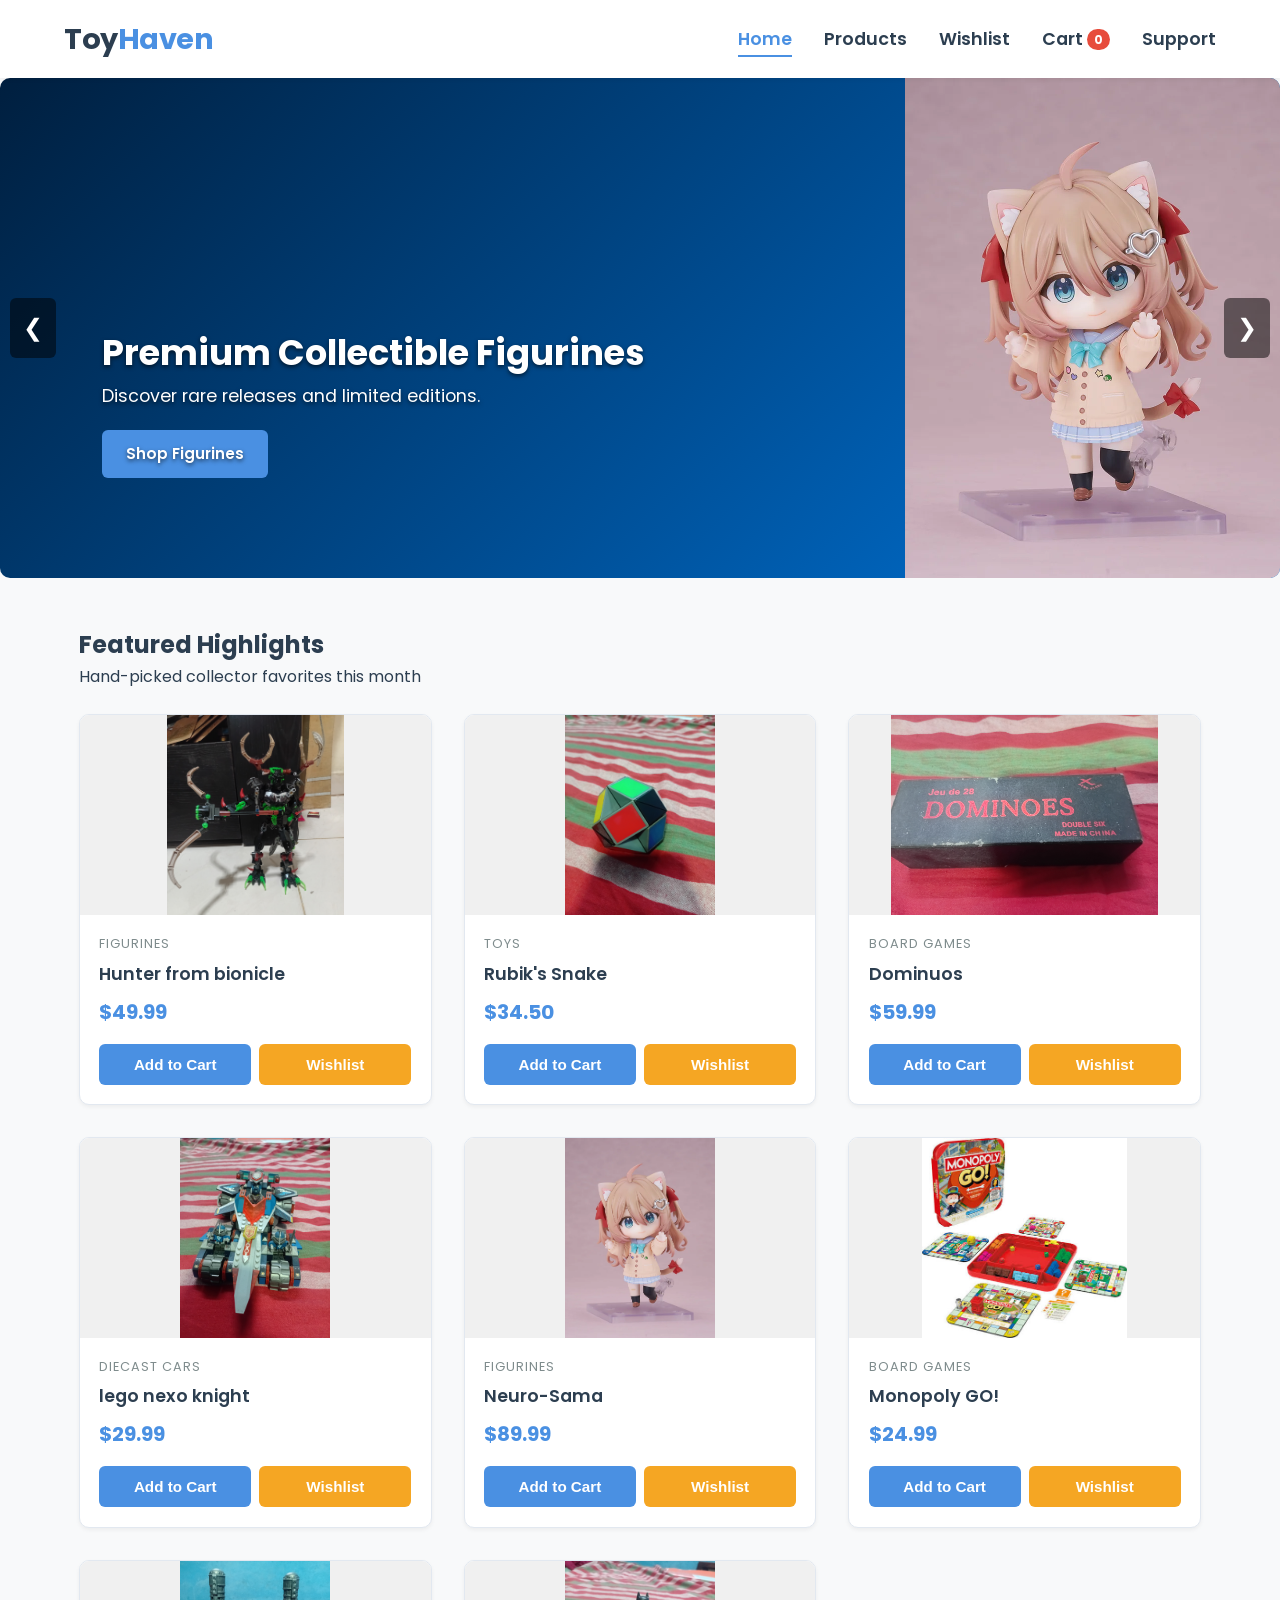
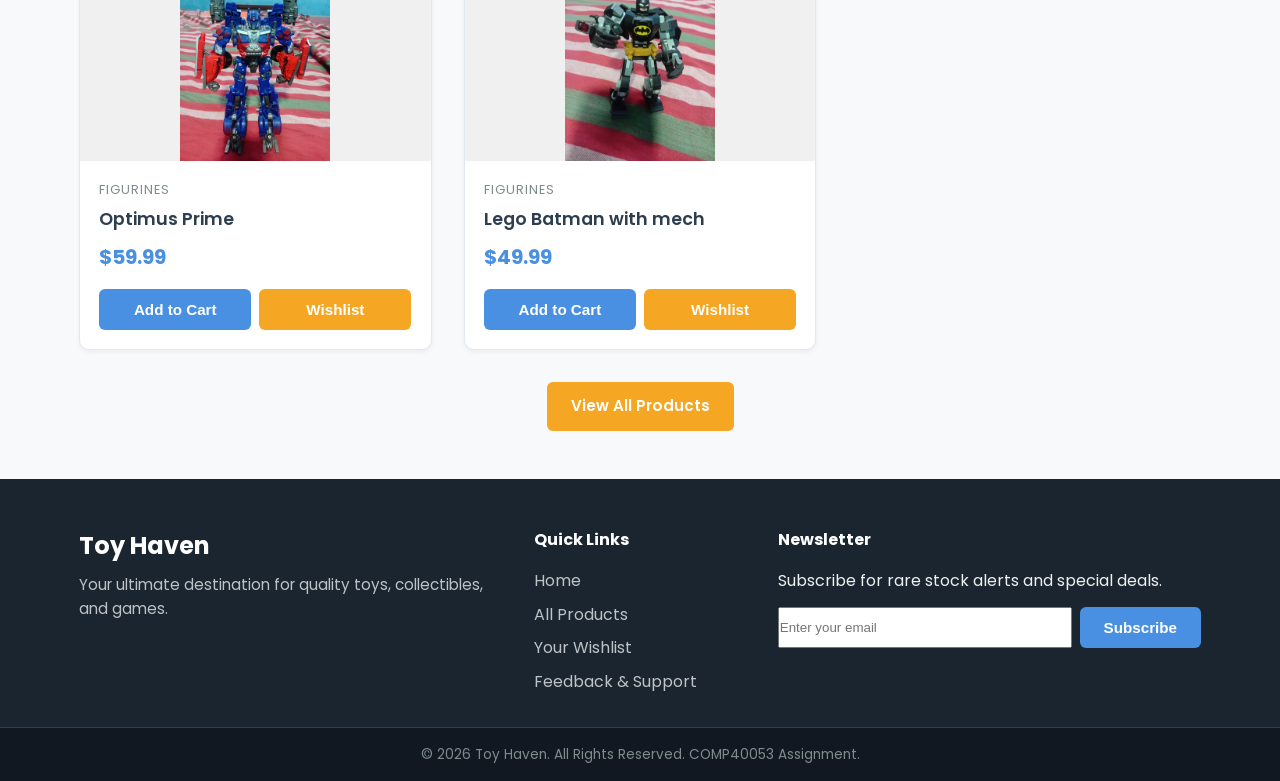
<file: index.html>
<!DOCTYPE html>
<html lang="en">
<head>
  <meta charset="UTF-8">
  <meta name="viewport" content="width=device-width, initial-scale=1.0">
  <meta name="description" content="Toy Haven - Collectible figurines, board games, toys, and diecast model cars.">
  <title>index</title>

  <link rel="icon" href="images/favicon.ico" type="image/x-icon">
  <link rel="manifest" href="manifest.json">
  <meta name="theme-color" content="#4A90E2">

  <!-- Fonts & CSS -->
    <link rel="preconnect" href="https://fonts.googleapis.com">
    <link rel="preconnect" href="https://fonts.gstatic.com" crossorigin>
    <link href="https://fonts.googleapis.com/css2?family=Poppins:wght@400;600;700&display=swap" rel="stylesheet">
    <link rel="stylesheet" href="style3.css">
</head>
<body>
  <header class="site-header">
        <div class="header-container">
            <a href="index.html" class="logo">Toy<span>Haven</span></a>
            
            <button class="hamburger-menu" id="hamburger-btn" aria-label="Toggle navigation menu" aria-expanded="false">
                <span class="bar"></span>
                <span class="bar"></span>
                <span class="bar"></span>
            </button>

            <nav class="nav-menu" id="nav-menu">
                <ul>
                    <li><a href="index.html" class="active">Home</a></li>
                    <li><a href="products.html">Products</a></li>
                    <li><a href="wishlist.html">Wishlist</a></li>
                    <li><a href="cart.html">Cart <span id="cart-count-badge" class="badge">0</span></a></li>
                    <li><a href="feedback.html">Support</a></li>
                </ul>
            </nav>
        </div>
    </header>
    <main>
        <!-- Hero Section Banner Carousel -->
        <section class="hero-carousel" aria-label="Promotional Banners">
            <div class="carousel-slide fade active">
                <img src="AnimeCatgirl.webp" class="img-fit-adjust" alt="Exclusive Anime and Superhero Figurines Collection">
                <div class="carousel-caption">
                    <h2>Premium Collectible Figurines</h2>
                    <p>Discover rare releases and limited editions.</p>
                    <a href="products.html" class="btn btn-primary">Shop Figurines</a>
                </div>
            </div>

            <div class="carousel-slide fade">
                <img src="2021 bat-tank.jpg" class="img-fit-adjust"  alt="Detailed Diecast Model Cars Display">
                <div class="carousel-caption">
                    <h2>Precision Diecast Cars</h2>
                    <p>1:18 and 1:24 scale models built for true enthusiasts.</p>
                    <a href="products.html" class="btn btn-primary">Shop Models</a>
                </div>
            </div>

            <div class="carousel-slide fade">
                <img src="Monopoly.jpg" alt="Family playing strategy board games">
                <div class="carousel-caption">
                    <h2>Strategy Board Games</h2>
                    <p>Gather friends and family for epic game nights.</p>
                    <a href="products.html" class="btn btn-primary">Explore Games</a>
                </div>
            </div>

            <!-- Controls -->
            <button class="prev-slide" id="prev-btn" aria-label="Previous Slide">&#10094;</button>
            <button class="next-slide" id="next-btn" aria-label="Next Slide">&#10095;</button>
        </section>

        <!-- Featured Highlights -->
        <section class="featured-section container">
            <header class="section-header">
                <h2>Featured Highlights</h2>
                <p>Hand-picked collector favorites this month</p>
            </header>

            <div class="product-grid" id="featured-products-container">
                <!-- Dynamically populated via JavaScript -->
            </div>
            
            <div class="text-center margin-top">
                <a href="products.html" class="btn btn-secondary">View All Products</a>
            </div>
        </section>
    </main>
    <footer class="site-footer">
        <div class="footer-container container">
            <div class="footer-info">
                <h3>Toy Haven</h3>
                <p>Your ultimate destination for quality toys, collectibles, and games.</p>
            </div>
            
            <div class="footer-links">
                <h4>Quick Links</h4>
                <ul>
                    <li><a href="index.html">Home</a></li>
                    <li><a href="products.html">All Products</a></li>
                    <li><a href="wishlist.html">Your Wishlist</a></li>
                    <li><a href="feedback.html">Feedback & Support</a></li>
                </ul>
            </div>

            <div class="footer-newsletter">
                <h4>Newsletter</h4>
                <p>Subscribe for rare stock alerts and special deals.</p>
                <form id="newsletter-form">
                    <label for="newsletter-email" class="visually-hidden">Email Address</label>
                    <input type="email" id="newsletter-email" placeholder="Enter your email" required>
                    <button type="submit" class="btn btn-primary">Subscribe</button>
                </form>
                <p id="newsletter-message" aria-live="polite"></p>
            </div>
        </div>
        <div class="footer-bottom">
            <p>&copy; 2026 Toy Haven. All Rights Reserved. COMP40053 Assignment.</p>
        </div>
    </footer>

    <script src="ToyHaven.js"></script>
</body>
</html>
  
</body>
</html>
</file>
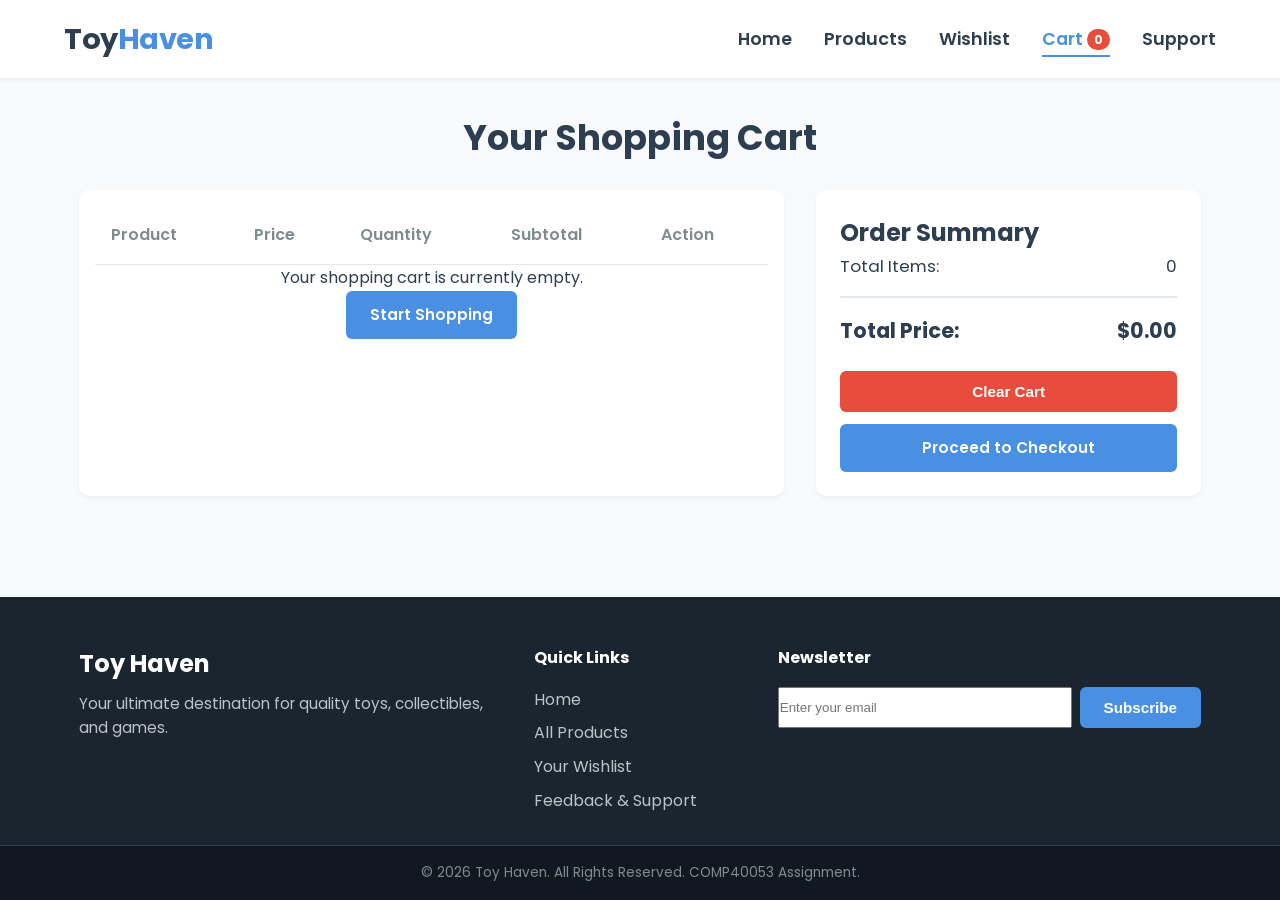
<file: cart.html>
<!DOCTYPE html>
<html lang="en">
<head>
    <meta charset="UTF-8">
    <meta name="viewport" content="width=device-width, initial-scale=1.0">
    <meta name="description" content="View items in your Toy Haven shopping cart.">
    <title>Toy Haven | Shopping Cart</title>
    
    <link rel="icon" href="images/favicon.ico" type="image/x-icon">
    <link rel="manifest" href="manifest.json">
    <link rel="preconnect" href="https://fonts.googleapis.com">
    <link rel="preconnect" href="https://fonts.gstatic.com" crossorigin>
    <link href="https://fonts.googleapis.com/css2?family=Poppins:wght@400;600;700&display=swap" rel="stylesheet">
    <link rel="stylesheet" href="style3.css">
</head>
<body>

    <header class="site-header">
        <div class="header-container">
            <a href="index.html" class="logo">Toy<span>Haven</span></a>
            <button class="hamburger-menu" id="hamburger-btn" aria-label="Toggle navigation menu" aria-expanded="false">
                <span class="bar"></span>
                <span class="bar"></span>
                <span class="bar"></span>
            </button>
            <nav class="nav-menu" id="nav-menu">
                <ul>
                    <li><a href="index.html">Home</a></li>
                    <li><a href="products.html">Products</a></li>
                    <li><a href="wishlist.html">Wishlist</a></li>
                    <li><a href="cart.html" class="active">Cart <span id="cart-count-badge" class="badge">0</span></a></li>
                    <li><a href="feedback.html">Support</a></li>
                </ul>
            </nav>
        </div>
    </header>

    <main class="container">
        <header class="page-header">
            <h1>Your Shopping Cart</h1>
        </header>

        <section class="cart-wrapper">
            <!-- Dynamic Cart Items Table -->
            <div class="cart-table-container">
                <table class="cart-table">
                    <thead>
                        <tr>
                            <th scope="col">Product</th>
                            <th scope="col">Price</th>
                            <th scope="col">Quantity</th>
                            <th scope="col">Subtotal</th>
                            <th scope="col">Action</th>
                        </tr>
                    </thead>
                    <tbody id="cart-items-body">
                        <!-- Dynamically filled with JS -->
                    </tbody>
                </table>
                <div id="empty-cart-msg" class="hidden text-center">
                    <p>Your shopping cart is currently empty.</p>
                    <a href="products.html" class="btn btn-primary">Start Shopping</a>
                </div>
            </div>

            <!-- Cart Summary Panel -->
            <aside class="cart-summary" aria-label="Cart Summary">
                <h2>Order Summary</h2>
                <div class="summary-row">
                    <span>Total Items:</span>
                    <span id="summary-items-count">0</span>
                </div>
                <div class="summary-row total-row">
                    <span>Total Price:</span>
                    <span id="summary-total-price">$0.00</span>
                </div>
                
                <div class="cart-actions">
                    <button id="clear-cart-btn" class="btn btn-danger">Clear Cart</button>
                    <a href="checkout.html" id="checkout-link-btn" class="btn btn-primary block-btn">Proceed to Checkout</a>
                </div>
            </aside>
        </section>
    </main>

    <footer class="site-footer">
        <div class="footer-container container">
            <div class="footer-info">
                <h3>Toy Haven</h3>
                <p>Your ultimate destination for quality toys, collectibles, and games.</p>
            </div>
            <div class="footer-links">
                <h4>Quick Links</h4>
                <ul>
                    <li><a href="index.html">Home</a></li>
                    <li><a href="products.html">All Products</a></li>
                    <li><a href="wishlist.html">Your Wishlist</a></li>
                    <li><a href="feedback.html">Feedback & Support</a></li>
                </ul>
            </div>
            <div class="footer-newsletter">
                <h4>Newsletter</h4>
                <form id="newsletter-form">
                    <input type="email" id="newsletter-email" placeholder="Enter your email" required aria-label="Email address for newsletter">
                    <button type="submit" class="btn btn-primary">Subscribe</button>
                </form>
            </div>
        </div>
        <div class="footer-bottom">
            <p>&copy; 2026 Toy Haven. All Rights Reserved. COMP40053 Assignment.</p>
        </div>
    </footer>
    <script src="ToyHaven.js"></script>
</body>
</html>
</file>
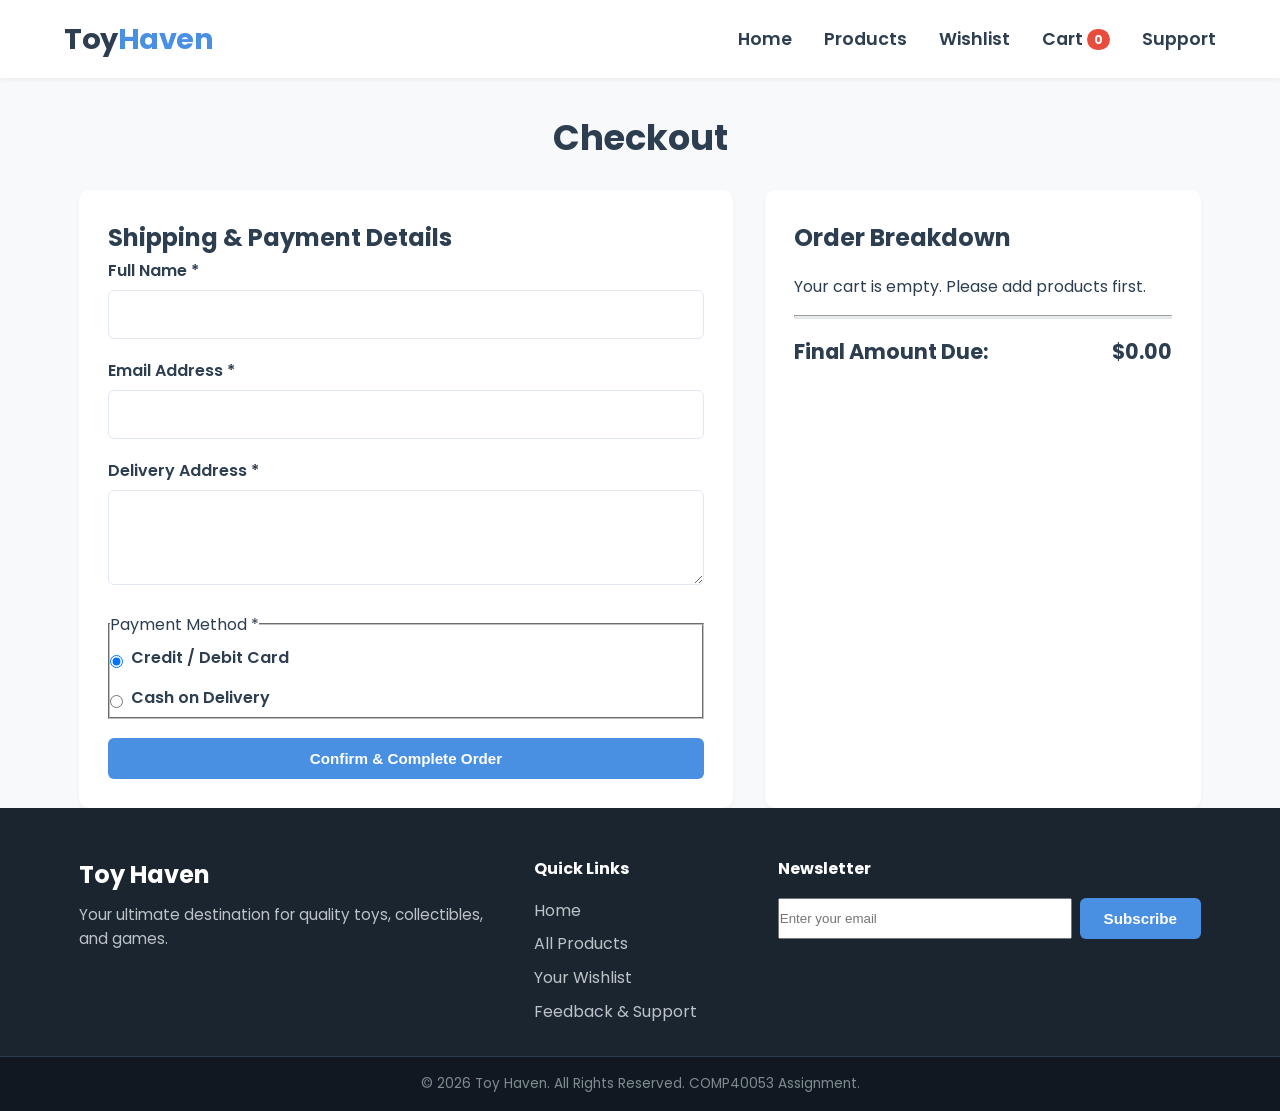
<file: checkout.html>
<!DOCTYPE html>
<html lang="en">
<head>
    <meta charset="UTF-8">
    <meta name="viewport" content="width=device-width, initial-scale=1.0">
    <meta name="description" content="Complete your purchase securely at Toy Haven.">
    <title>Toy Haven | Checkout</title>
    
    <link rel="icon" href="images/favicon.ico" type="image/x-icon">
    <link rel="manifest" href="manifest.json">
    <link rel="preconnect" href="https://fonts.googleapis.com">
    <link rel="preconnect" href="https://fonts.gstatic.com" crossorigin>
    <link href="https://fonts.googleapis.com/css2?family=Poppins:wght@400;600;700&display=swap" rel="stylesheet">
    <link rel="stylesheet" href="style3.css">
</head>
<body>

    <header class="site-header">
        <div class="header-container">
            <a href="index.html" class="logo">Toy<span>Haven</span></a>
            <button class="hamburger-menu" id="hamburger-btn" aria-label="Toggle navigation menu" aria-expanded="false">
                <span class="bar"></span>
                <span class="bar"></span>
                <span class="bar"></span>
            </button>
            <nav class="nav-menu" id="nav-menu">
                <ul>
                    <li><a href="index.html">Home</a></li>
                    <li><a href="products.html">Products</a></li>
                    <li><a href="wishlist.html">Wishlist</a></li>
                    <li><a href="cart.html">Cart <span id="cart-count-badge" class="badge">0</span></a></li>
                    <li><a href="feedback.html">Support</a></li>
                </ul>
            </nav>
        </div>
    </header>

    <main class="container">
        <header class="page-header">
            <h1>Checkout</h1>
        </header>

        <div class="checkout-layout">
            <!-- Checkout Form -->
            <section class="checkout-form-container">
                <h2>Shipping & Payment Details</h2>
                <form id="checkout-form" novalidate>
                    <div class="form-group">
                        <label for="fullname">Full Name *</label>
                        <input type="text" id="fullname" name="fullname" required>
                        <span class="error-msg" id="fullname-error"></span>
                    </div>

                    <div class="form-group">
                        <label for="email">Email Address *</label>
                        <input type="email" id="email" name="email" required>
                        <span class="error-msg" id="email-error"></span>
                    </div>

                    <div class="form-group">
                        <label for="address">Delivery Address *</label>
                        <textarea id="address" name="address" rows="3" required></textarea>
                        <span class="error-msg" id="address-error"></span>
                    </div>

                    <fieldset class="form-group">
                        <legend>Payment Method *</legend>
                        <div class="radio-option">
                            <input type="radio" id="payment-card" name="payment" value="Card" checked>
                            <label for="payment-card">Credit / Debit Card</label>
                        </div>
                        <div class="radio-option">
                            <input type="radio" id="payment-cod" name="payment" value="Cash on Delivery">
                            <label for="payment-cod">Cash on Delivery</label>
                        </div>
                    </fieldset>

                    <button type="submit" class="btn btn-primary block-btn">Confirm & Complete Order</button>
                </form>
            </section>

            <!-- Checkout Order Summary -->
            <aside class="checkout-summary">
                <h2>Order Breakdown</h2>
                <ul id="checkout-items-list" class="checkout-items-list">
                    <!-- Populated dynamically -->
                </ul>
                <hr>
                <div class="summary-row total-row">
                    <span>Final Amount Due:</span>
                    <span id="checkout-final-total">$0.00</span>
                </div>
            </aside>
        </div>

        <!-- Success Modal / Overlay -->
        <div id="checkout-modal" class="modal hidden" role="dialog" aria-modal="true" aria-labelledby="modal-title">
            <div class="modal-content animate-pop">
                <h2 id="modal-title">🎉 Order Placed Successfully!</h2>
                <p>Thank you for shopping at Toy Haven. Your order details have been saved.</p>
                <p><strong>Order ID:</strong> <span id="modal-order-id"></span></p>
                <a href="index.html" class="btn btn-primary">Return to Home</a>
            </div>
        </div>
    </main>

    <footer class="site-footer">
        <div class="footer-container container">
            <div class="footer-info">
                <h3>Toy Haven</h3>
                <p>Your ultimate destination for quality toys, collectibles, and games.</p>
            </div>
            <div class="footer-links">
                <h4>Quick Links</h4>
                <ul>
                    <li><a href="index.html">Home</a></li>
                    <li><a href="products.html">All Products</a></li>
                    <li><a href="wishlist.html">Your Wishlist</a></li>
                    <li><a href="feedback.html">Feedback & Support</a></li>
                </ul>
            </div>
            <div class="footer-newsletter">
                <h4>Newsletter</h4>
                <form id="newsletter-form">
                    <input type="email" id="newsletter-email" placeholder="Enter your email" required aria-label="Email address for newsletter">
                    <button type="submit" class="btn btn-primary">Subscribe</button>
                </form>
            </div>
        </div>
        <div class="footer-bottom">
            <p>&copy; 2026 Toy Haven. All Rights Reserved. COMP40053 Assignment.</p>
        </div>
    </footer>
    <script src="ToyHaven.js"></script>
</body>
</html>
</file>
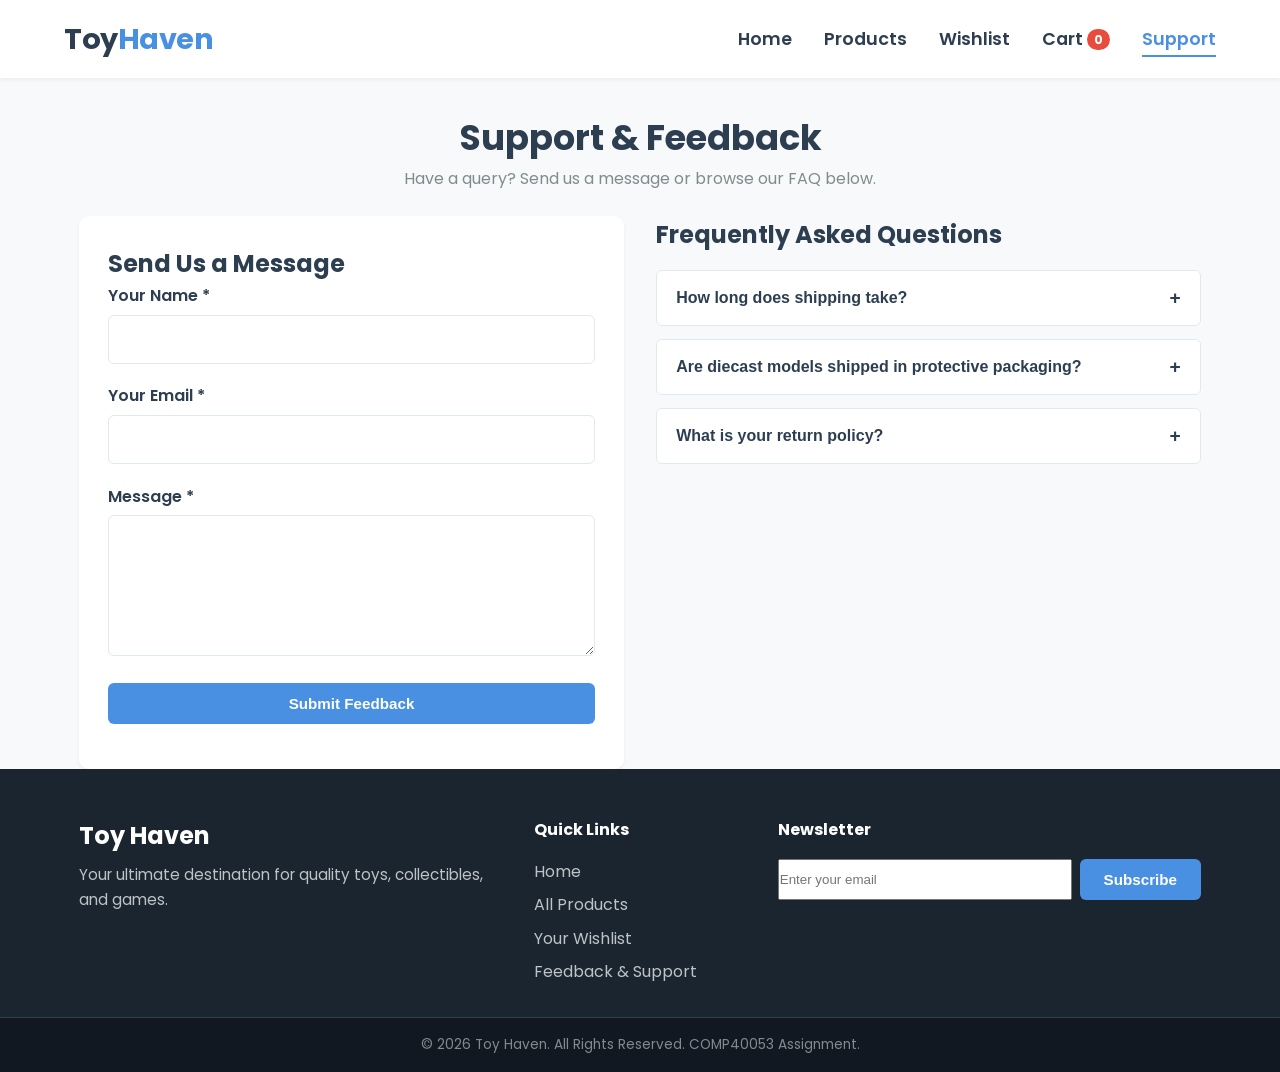
<file: feedback.html>
<!DOCTYPE html>
<html lang="en">
<head>
    <meta charset="UTF-8">
    <meta name="viewport" content="width=device-width, initial-scale=1.0">
    <meta name="description" content="Contact Toy Haven support and browse frequently asked questions.">
    <title>Toy Haven | Support & FAQ</title>
    
    <link rel="icon" href="images/favicon.ico" type="image/x-icon">
    <link rel="manifest" href="manifest.json">
    <link rel="preconnect" href="https://fonts.googleapis.com">
    <link rel="preconnect" href="https://fonts.gstatic.com" crossorigin>
    <link href="https://fonts.googleapis.com/css2?family=Poppins:wght@400;600;700&display=swap" rel="stylesheet">
    <link rel="stylesheet" href="style3.css">
</head>
<body>

    <header class="site-header">
        <div class="header-container">
            <a href="index.html" class="logo">Toy<span>Haven</span></a>
            <button class="hamburger-menu" id="hamburger-btn" aria-label="Toggle navigation menu" aria-expanded="false">
                <span class="bar"></span>
                <span class="bar"></span>
                <span class="bar"></span>
            </button>
            <nav class="nav-menu" id="nav-menu">
                <ul>
                    <li><a href="index.html">Home</a></li>
                    <li><a href="products.html">Products</a></li>
                    <li><a href="wishlist.html">Wishlist</a></li>
                    <li><a href="cart.html">Cart <span id="cart-count-badge" class="badge">0</span></a></li>
                    <li><a href="feedback.html" class="active">Support</a></li>
                </ul>
            </nav>
        </div>
    </header>

    <main class="container">
        <header class="page-header">
            <h1>Support & Feedback</h1>
            <p>Have a query? Send us a message or browse our FAQ below.</p>
        </header>

        <div class="support-grid">
            <!-- Feedback Form -->
            <section class="form-card">
                <h2>Send Us a Message</h2>
                <form id="feedback-form" novalidate>
                    <div class="form-group">
                        <label for="fb-name">Your Name *</label>
                        <input type="text" id="fb-name" required>
                        <span class="error-msg" id="fb-name-error"></span>
                    </div>

                    <div class="form-group">
                        <label for="fb-email">Your Email *</label>
                        <input type="email" id="fb-email" required>
                        <span class="error-msg" id="fb-email-error"></span>
                    </div>

                    <div class="form-group">
                        <label for="fb-message">Message *</label>
                        <textarea id="fb-message" rows="5" required></textarea>
                        <span class="error-msg" id="fb-message-error"></span>
                    </div>

                    <button type="submit" class="btn btn-primary block-btn">Submit Feedback</button>
                </form>
                <p id="feedback-status" class="status-message" aria-live="polite"></p>
            </section>

            <!-- Accordion FAQ Section -->
            <section class="faq-section">
                <h2>Frequently Asked Questions</h2>
                <div class="accordion">
                    <div class="accordion-item">
                        <button class="accordion-header" aria-expanded="false">
                            <span>How long does shipping take?</span>
                            <span class="icon">+</span>
                        </button>
                        <div class="accordion-content">
                            <p>Standard shipping takes 3-5 business days. Express shipping options are available at checkout.</p>
                        </div>
                    </div>

                    <div class="accordion-item">
                        <button class="accordion-header" aria-expanded="false">
                            <span>Are diecast models shipped in protective packaging?</span>
                            <span class="icon">+</span>
                        </button>
                        <div class="accordion-content">
                            <p>Yes, all collectible items are boxed with double-layer bubble wrap to prevent shipping damage.</p>
                        </div>
                    </div>

                    <div class="accordion-item">
                        <button class="accordion-header" aria-expanded="false">
                            <span>What is your return policy?</span>
                            <span class="icon">+</span>
                        </button>
                        <div class="accordion-content">
                            <p>We accept returns within 14 days of delivery for unopened boxes in original condition.</p>
                        </div>
                    </div>
                </div>
            </section>
        </div>
    </main>

    <footer class="site-footer">
        <div class="footer-container container">
            <div class="footer-info">
                <h3>Toy Haven</h3>
                <p>Your ultimate destination for quality toys, collectibles, and games.</p>
            </div>
            <div class="footer-links">
                <h4>Quick Links</h4>
                <ul>
                    <li><a href="index.html">Home</a></li>
                    <li><a href="products.html">All Products</a></li>
                    <li><a href="wishlist.html">Your Wishlist</a></li>
                    <li><a href="feedback.html">Feedback & Support</a></li>
                </ul>
            </div>
            <div class="footer-newsletter">
                <h4>Newsletter</h4>
                <form id="newsletter-form">
                    <input type="email" id="newsletter-email" placeholder="Enter your email" required aria-label="Email address for newsletter">
                    <button type="submit" class="btn btn-primary">Subscribe</button>
                </form>
            </div>
        </div>
        <div class="footer-bottom">
            <p>&copy; 2026 Toy Haven. All Rights Reserved. COMP40053 Assignment.</p>
        </div>
    </footer>

    <script src="ToyHaven.js"></script>
</body>
</html>
</file>
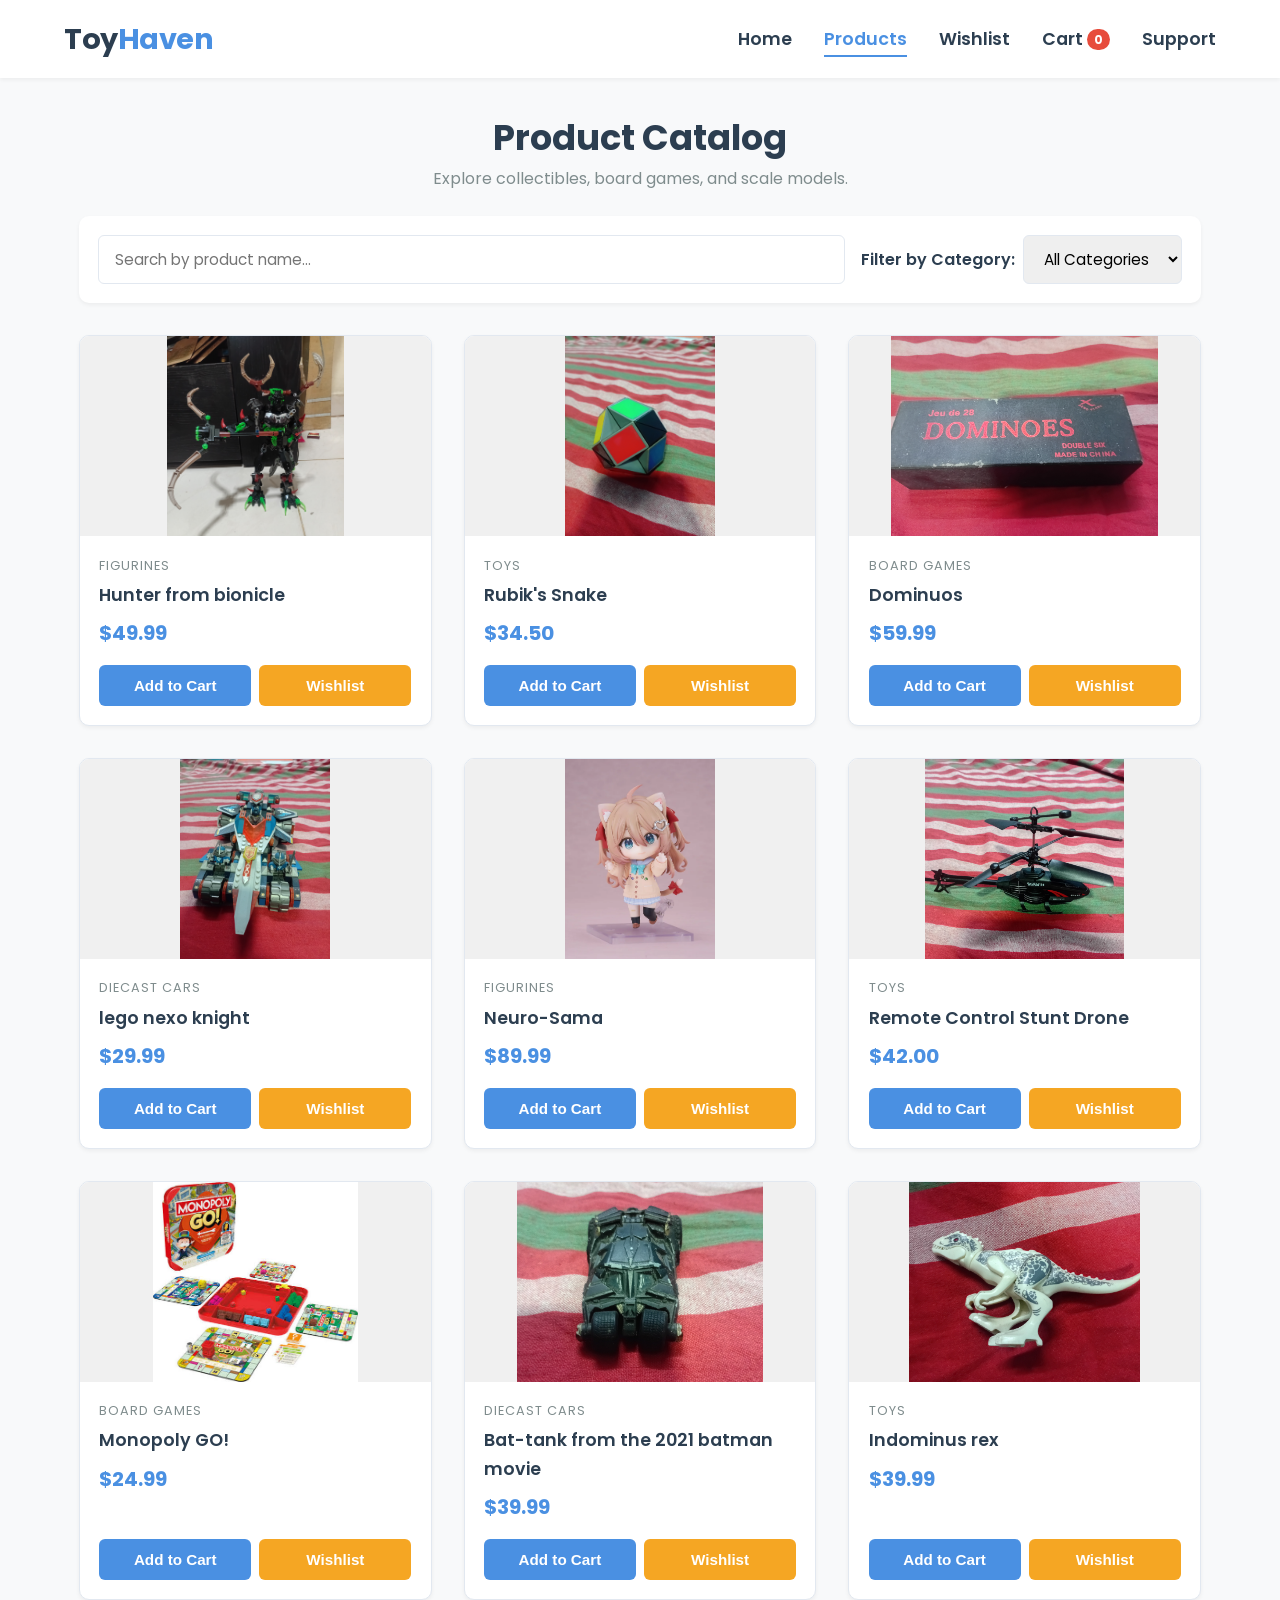
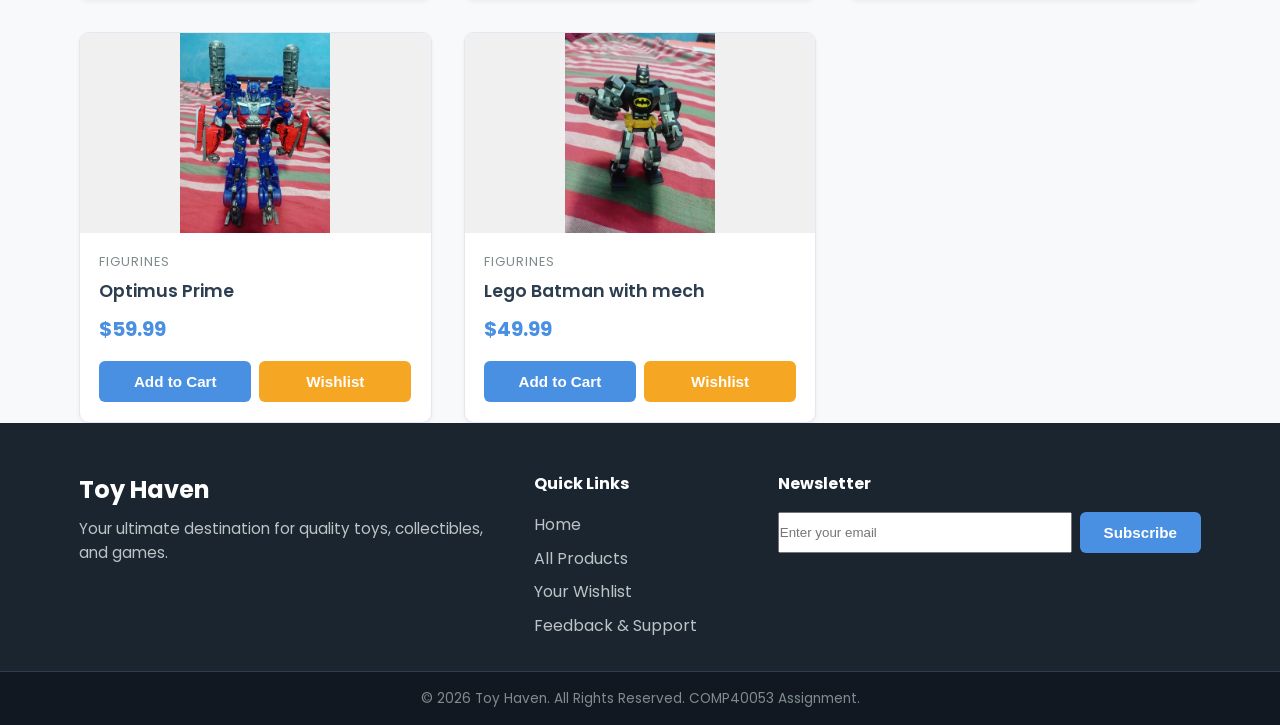
<file: products.html>
<!DOCTYPE html>
<html lang="en">
<head>
    <meta charset="UTF-8">
    <meta name="viewport" content="width=device-width, initial-scale=1.0">
    <meta name="description" content="Browse our catalog of figurines, toys, board games, and model cars.">
    <title>Toy Haven | Shop Products</title>
    
    <link rel="icon" href="images/favicon.ico" type="image/x-icon">
    <link rel="manifest" href="manifest.json">
    <link rel="preconnect" href="https://fonts.googleapis.com">
    <link rel="preconnect" href="https://fonts.gstatic.com" crossorigin>
    <link href="https://fonts.googleapis.com/css2?family=Poppins:wght@400;600;700&display=swap" rel="stylesheet">
    <link rel="stylesheet" href="style3.css">
</head>
<body>

    <header class="site-header">
        <div class="header-container">
            <a href="index.html" class="logo">Toy<span>Haven</span></a>
            <button class="hamburger-menu" id="hamburger-btn" aria-label="Toggle navigation menu" aria-expanded="false">
                <span class="bar"></span>
                <span class="bar"></span>
                <span class="bar"></span>
            </button>
            <nav class="nav-menu" id="nav-menu">
                <ul>
                    <li><a href="index.html">Home</a></li>
                    <li><a href="products.html" class="active">Products</a></li>
                    <li><a href="wishlist.html">Wishlist</a></li>
                    <li><a href="cart.html">Cart <span id="cart-count-badge" class="badge">0</span></a></li>
                    <li><a href="feedback.html">Support</a></li>
                </ul>
            </nav>
        </div>
    </header>

    <main class="container">
        <header class="page-header">
            <h1>Product Catalog</h1>
            <p>Explore collectibles, board games, and scale models.</p>
        </header>

        <!-- Search and Filter Bar -->
        <section class="controls-section" aria-label="Product Search and Filter Controls">
            <div class="search-box">
                <label for="product-search" class="visually-hidden">Search Products</label>
                <input type="search" id="product-search" placeholder="Search by product name...">
            </div>

            <div class="filter-box">
                <label for="category-filter">Filter by Category:</label>
                <select id="category-filter">
                    <option value="all">All Categories</option>
                    <option value="Figurines">Figurines</option>
                    <option value="Toys">Toys</option>
                    <option value="Board Games">Board Games</option>
                    <option value="Diecast Cars">Diecast Cars</option>
                </select>
            </div>
        </section>

        <!-- Products Display Grid -->
        <section aria-label="Products List">
            <div class="product-grid" id="catalog-products-container">
                <!-- Dynamically populated via JS -->
            </div>
            <div id="no-results" class="hidden text-center">
                <p>No products match your search or filter selection.</p>
            </div>
        </section>
    </main>

    <footer class="site-footer">
        <div class="footer-container container">
            <div class="footer-info">
                <h3>Toy Haven</h3>
                <p>Your ultimate destination for quality toys, collectibles, and games.</p>
            </div>
            <div class="footer-links">
                <h4>Quick Links</h4>
                <ul>
                    <li><a href="index.html">Home</a></li>
                    <li><a href="products.html">All Products</a></li>
                    <li><a href="wishlist.html">Your Wishlist</a></li>
                    <li><a href="feedback.html">Feedback & Support</a></li>
                </ul>
            </div>
            <div class="footer-newsletter">
                <h4>Newsletter</h4>
                <form id="newsletter-form">
                    <input type="email" id="newsletter-email" placeholder="Enter your email" required aria-label="Email address for newsletter">
                    <button type="submit" class="btn btn-primary">Subscribe</button>
                </form>
            </div>
        </div>
        <div class="footer-bottom">
            <p>&copy; 2026 Toy Haven. All Rights Reserved. COMP40053 Assignment.</p>
        </div>
    </footer>

    <script src="ToyHaven.js"></script>
</body>
</html>
</file>
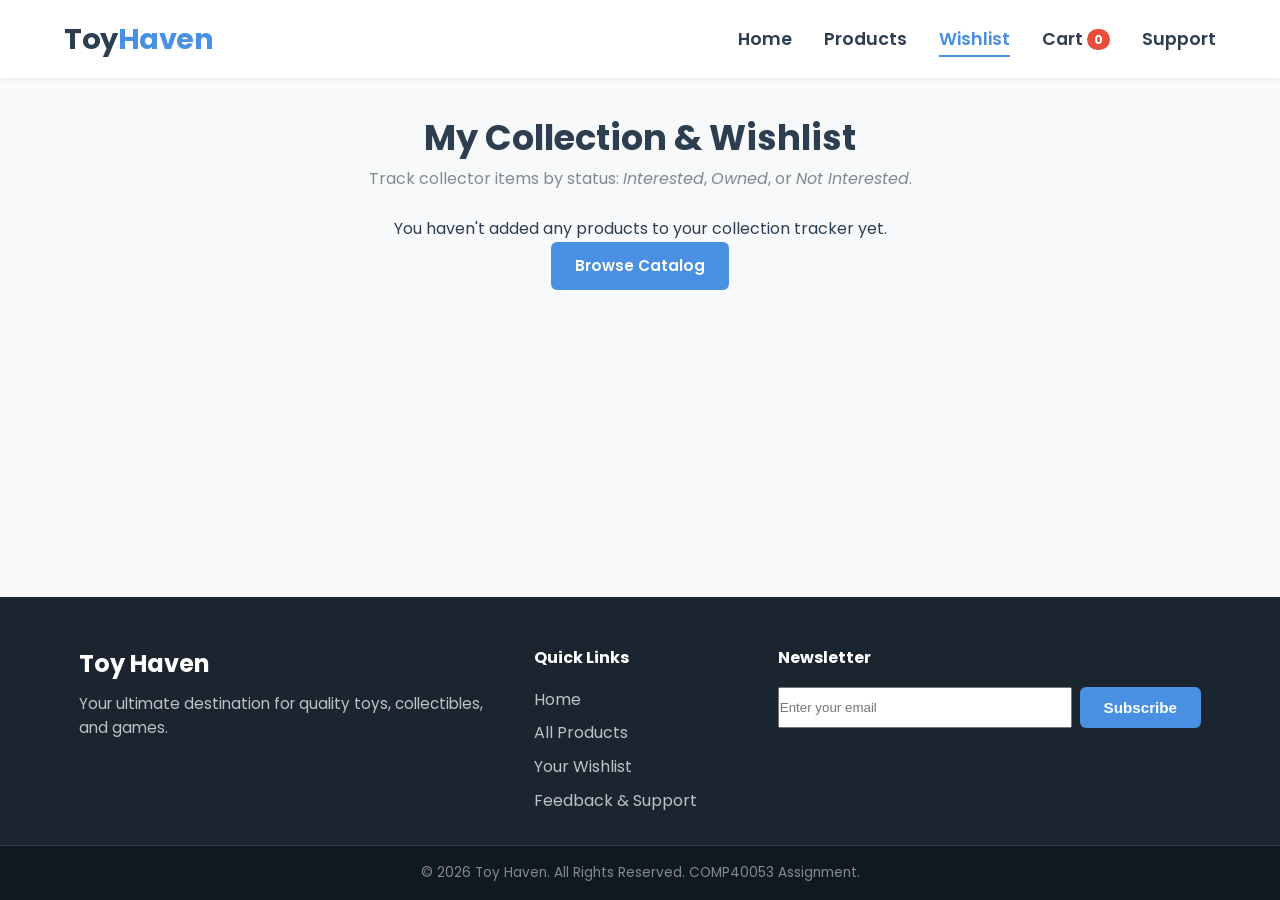
<file: wishlist.html>
<!DOCTYPE html>
<html lang="en">
<head>
    <meta charset="UTF-8">
    <meta name="viewport" content="width=device-width, initial-scale=1.0">
    <meta name="description" content="Manage your saved wishlist items and mark items you own.">
    <title>Toy Haven | Wishlist & Collection</title>
    
    <link rel="icon" href="images/favicon.ico" type="image/x-icon">
    <link rel="manifest" href="manifest.json">
    <link rel="preconnect" href="https://fonts.googleapis.com">
    <link rel="preconnect" href="https://fonts.gstatic.com" crossorigin>
    <link href="https://fonts.googleapis.com/css2?family=Poppins:wght@400;600;700&display=swap" rel="stylesheet">
    <link rel="stylesheet" href="style3.css">
</head>
<body>

    <header class="site-header">
        <div class="header-container">
            <a href="index.html" class="logo">Toy<span>Haven</span></a>
            <button class="hamburger-menu" id="hamburger-btn" aria-label="Toggle navigation menu" aria-expanded="false">
                <span class="bar"></span>
                <span class="bar"></span>
                <span class="bar"></span>
            </button>
            <nav class="nav-menu" id="nav-menu">
                <ul>
                    <li><a href="index.html">Home</a></li>
                    <li><a href="products.html">Products</a></li>
                    <li><a href="wishlist.html" class="active">Wishlist</a></li>
                    <li><a href="cart.html">Cart <span id="cart-count-badge" class="badge">0</span></a></li>
                    <li><a href="feedback.html">Support</a></li>
                </ul>
            </nav>
        </div>
    </header>

    <main class="container">
        <header class="page-header">
            <h1>My Collection & Wishlist</h1>
            <p>Track collector items by status: <em>Interested</em>, <em>Owned</em>, or <em>Not Interested</em>.</p>
        </header>

        <section aria-label="Wishlist Items Grid">
            <div class="product-grid" id="wishlist-container">
                <!-- Dynamically populated via JS -->
            </div>
            <div id="empty-wishlist-msg" class="hidden text-center">
                <p>You haven't added any products to your collection tracker yet.</p>
                <a href="products.html" class="btn btn-primary">Browse Catalog</a>
            </div>
        </section>
    </main>

    <footer class="site-footer">
        <div class="footer-container container">
            <div class="footer-info">
                <h3>Toy Haven</h3>
                <p>Your ultimate destination for quality toys, collectibles, and games.</p>
            </div>
            <div class="footer-links">
                <h4>Quick Links</h4>
                <ul>
                    <li><a href="index.html">Home</a></li>
                    <li><a href="products.html">All Products</a></li>
                    <li><a href="wishlist.html">Your Wishlist</a></li>
                    <li><a href="feedback.html">Feedback & Support</a></li>
                </ul>
            </div>
            <div class="footer-newsletter">
                <h4>Newsletter</h4>
                <form id="newsletter-form">
                    <input type="email" id="newsletter-email" placeholder="Enter your email" required aria-label="Email address for newsletter">
                    <button type="submit" class="btn btn-primary">Subscribe</button>
                </form>
            </div>
        </div>
        <div class="footer-bottom">
            <p>&copy; 2026 Toy Haven. All Rights Reserved. COMP40053 Assignment.</p>
        </div>
    </footer>

    <script src="ToyHaven.js"></script>
</body>
</html>
</file>
<file: style3.css>
/* ==========================================================================
   1. CSS VARIABLES & DESIGN SYSTEM
   ========================================================================== */
:root {
  /* Color Palette */
  --primary-color: #4A90E2;
  --primary-hover: #357ABD;
  --secondary-color: #F5A623;
  --secondary-hover: #D98200;
  --accent-color: #E74C3C;
  --accent-hover: #C0392B;
  
  --bg-color: #F8F9FA;
  --card-bg: #FFFFFF;
  --text-color: #2C3E50;
  --text-muted: #7F8C8D;
  --border-color: #E2E8F0;
  
  --success-color: #2ECC71;
  --warning-color: #F1C40F;
  
  /* Typography */
  --font-family: 'Poppins', -apple-system, BlinkMacSystemFont, "Segoe UI", Roboto, sans-serif;
  
  /* Shadows & Radius */
  --shadow-sm: 0 2px 4px rgba(0, 0, 0, 0.05);
  --shadow-md: 0 4px 12px rgba(0, 0, 0, 0.1);
  --shadow-lg: 0 8px 24px rgba(0, 0, 0, 0.15);
  --radius-sm: 6px;
  --radius-md: 10px;
  --radius-lg: 16px;
  
  /* Transitions */
  --transition-fast: all 0.2s ease;
  --transition-normal: all 0.3s ease;
}

/* ==========================================================================
   2. GLOBAL RESETS & BASE STYLES
   ========================================================================== */
* {
  margin: 0;
  padding: 0;
  box-sizing: border-box;
}

html {
  scroll-behavior: smooth;
}

body {
  font-family: var(--font-family);
  background-color: var(--bg-color);
  color: var(--text-color);
  line-height: 1.6;
  min-height: 100vh;
  display: flex;
  flex-direction: column;
}

main {
  flex: 1;
  padding-bottom: 3rem;
}

img {
  max-width: 100%;
  height: auto;
  display: block;
}

a {
  color: var(--primary-color);
  text-decoration: none;
  transition: var(--transition-fast);
}

a:hover {
  color: var(--primary-hover);
}

ul {
  list-style: none;
}

.container {
  width: 90%;
  max-width: 1200px;
  margin: 0 auto;
  padding: 0 15px;
}

.text-center { text-align: center; }
.margin-top { margin-top: 2rem; }
.hidden { display: none !important; }
.visually-hidden {
  position: absolute;
  width: 1px;
  height: 1px;
  margin: -1px;
  padding: 0;
  overflow: hidden;
  clip: rect(0, 0, 0, 0);
  border: 0;
}

/* ==========================================================================
   3. HEADER & RESPONSIVE NAVIGATION
   ========================================================================== */
.site-header {
  background-color: var(--card-bg);
  box-shadow: var(--shadow-sm);
  position: sticky;
  top: 0;
  z-index: 1000;
}

.header-container {
  display: flex;
  justify-content: space-between;
  align-items: center;
  padding: 1rem 1.5rem;
  max-width: 1200px;
  margin: 0 auto;
}

.logo {
  font-size: 1.8rem;
  font-weight: 700;
  color: var(--text-color);
  letter-spacing: -0.5px;
}

.logo span {
  color: var(--primary-color);
}

/* Hamburger Menu Button */
.hamburger-menu {
  display: flex;
  flex-direction: column;
  justify-content: space-between;
  width: 30px;
  height: 21px;
  background: transparent;
  border: none;
  cursor: pointer;
  padding: 0;
  z-index: 1001;
}

.hamburger-menu .bar {
  width: 100%;
  height: 3px;
  background-color: var(--text-color);
  border-radius: 3px;
  transition: var(--transition-normal);
}

/* Animated Hamburger Transformation */
.hamburger-menu.active .bar:nth-child(1) {
  transform: translateY(9px) rotate(45deg);
}

.hamburger-menu.active .bar:nth-child(2) {
  opacity: 0;
}

.hamburger-menu.active .bar:nth-child(3) {
  transform: translateY(-9px) rotate(-45deg);
}

/* Nav Menu Drawer (Mobile First) */
.nav-menu {
  position: fixed;
  top: 0;
  right: -100%;
  width: 250px;
  height: 100vh;
  background-color: var(--card-bg);
  box-shadow: var(--shadow-lg);
  padding: 5rem 2rem 2rem 2rem;
  transition: var(--transition-normal);
}

.nav-menu.active {
  right: 0;
}

.nav-menu ul {
  display: flex;
  flex-direction: column;
  gap: 1.5rem;
}

.nav-menu a {
  font-size: 1.1rem;
  font-weight: 600;
  color: var(--text-color);
  display: inline-block;
  position: relative;
}

.nav-menu a.active,
.nav-menu a:hover {
  color: var(--primary-color);
}

.nav-menu a::after {
  content: '';
  position: absolute;
  bottom: -4px;
  left: 0;
  width: 0;
  height: 2px;
  background-color: var(--primary-color);
  transition: var(--transition-fast);
}

.nav-menu a:hover::after,
.nav-menu a.active::after {
  width: 100%;
}

.badge {
  background-color: var(--accent-color);
  color: white;
  font-size: 0.75rem;
  font-weight: 700;
  padding: 2px 7px;
  border-radius: 20px;
  vertical-align: middle;
}

/* ==========================================================================
   4. BUTTONS & UI CONTROLS
   ========================================================================== */
.btn {
  display: inline-flex;
  align-items: center;
  justify-content: center;
  padding: 0.75rem 1.5rem;
  font-size: 0.95rem;
  font-weight: 600;
  border-radius: var(--radius-sm);
  border: none;
  cursor: pointer;
  transition: var(--transition-fast);
  text-align: center;
}

.btn-primary {
  background-color: var(--primary-color);
  color: white;
}

.btn-primary:hover {
  background-color: var(--primary-hover);
  color: white;
  transform: translateY(-2px);
  box-shadow: var(--shadow-sm);
}

.btn-secondary {
  background-color: var(--secondary-color);
  color: white;
}

.btn-secondary:hover {
  background-color: var(--secondary-hover);
  color: white;
  transform: translateY(-2px);
}

.btn-danger {
  background-color: var(--accent-color);
  color: white;
}

.btn-danger:hover {
  background-color: var(--accent-hover);
}

.block-btn {
  width: 100%;
}

/* ==========================================================================
   5. HERO CAROUSEL (HOME PAGE)
   ========================================================================== */
.hero-carousel {
  position: relative;
  width: 100%;
  height: 420px;
  overflow: hidden;
  background: linear-gradient(135deg, #001f3f 0%, #0074d9 100%);
  margin-bottom: 3rem;
}

.carousel-slide {
  position: absolute;
  top: 0;
  left: 0;
  width: 100%;
  height: 100%;
  opacity: 0;
  transition: opacity 0.8s ease-in-out;
}

.carousel-slide.active {
  opacity: 1;
}

.carousel-slide img {
  width: 100%;
  height: 100%;
  object-fit: cover;
  opacity: 0.6;
}

.carousel-caption {
  position: absolute;
  bottom: 20%;
  left: 8%;
  right: 8%;
  color: white;
  text-shadow: 0 2px 4px rgba(0, 0, 0, 0.6);
  max-width: 600px;
}

.carousel-caption h2 {
  font-size: 2.2rem;
  margin-bottom: 0.5rem;
  line-height: 1.2;
}

.carousel-caption p {
  font-size: 1.1rem;
  margin-bottom: 1.2rem;
}
.carousel-slide img.img-fit-adjust {
  object-fit: contain;
  object-position:right;
  width: 100%;
  height: 100%;
  opacity: 1;
}

.prev-slide, .next-slide {
  position: absolute;
  top: 50%;
  transform: translateY(-50%);
  background: rgba(0, 0, 0, 0.5);
  color: white;
  border: none;
  font-size: 1.5rem;
  padding: 1rem 0.8rem;
  cursor: pointer;
  transition: var(--transition-fast);
  border-radius: var(--radius-sm);
  z-index: 10;
}

.prev-slide:hover, .next-slide:hover {
  background: rgba(0, 0, 0, 0.8);
}

.prev-slide { left: 10px; }
.next-slide { right: 10px; }

/* ==========================================================================
   6. PRODUCT CARDS & GRID
   ========================================================================== */
.page-header {
  margin: 2rem 0 1.5rem 0;
  text-align: center;
}

.page-header h1 {
  font-size: 2.2rem;
  color: var(--text-color);
}

.page-header p {
  color: var(--text-muted);
}

.product-grid {
  display: grid;
  grid-template-columns: repeat(auto-fill, minmax(260px, 1fr));
  gap: 2rem;
  margin-top: 1.5rem;
}

.product-card {
  background-color: var(--card-bg);
  border-radius: var(--radius-md);
  box-shadow: var(--shadow-sm);
  overflow: hidden;
  display: flex;
  flex-direction: column;
  transition: var(--transition-normal);
  border: 1px solid var(--border-color);
}

.product-card:hover {
  transform: translateY(-6px);
  box-shadow: var(--shadow-md);
}

.product-image-wrap {
  width: 100%;
  height: 200px;
  overflow: hidden;
  background-color: #f0f0f0;
}

.product-image-wrap img {
  width: 100%;
  height: 100%;
  object-fit: contain;
  transition: transform 0.5s ease;
}

.product-card:hover .product-image-wrap img {
  transform: scale(1.05);
}

.product-details {
  padding: 1.2rem;
  display: flex;
  flex-direction: column;
  flex-grow: 1;
}

.product-category {
  font-size: 0.8rem;
  text-transform: uppercase;
  letter-spacing: 1px;
  color: var(--text-muted);
  margin-bottom: 0.3rem;
}

.product-name {
  font-size: 1.1rem;
  font-weight: 600;
  margin-bottom: 0.5rem;
  color: var(--text-color);
}

.product-price {
  font-size: 1.25rem;
  font-weight: 700;
  color: var(--primary-color);
  margin-bottom: 1rem;
}

.product-actions {
  margin-top: auto;
  display: flex;
  gap: 0.5rem;
}

.product-actions .btn {
  flex: 1;
}

/* ==========================================================================
   7. CONTROLS: SEARCH & FILTER
   ========================================================================== */
.controls-section {
  display: flex;
  flex-direction: column;
  gap: 1rem;
  background-color: var(--card-bg);
  padding: 1.2rem;
  border-radius: var(--radius-md);
  box-shadow: var(--shadow-sm);
  margin-bottom: 2rem;
}

.search-box input,
.filter-box select,
.form-group input,
.form-group textarea {
  width: 100%;
  padding: 0.75rem 1rem;
  font-family: var(--font-family);
  font-size: 0.95rem;
  border: 1px solid var(--border-color);
  border-radius: var(--radius-sm);
  outline: none;
  transition: var(--transition-fast);
}

.search-box input:focus,
.filter-box select:focus,
.form-group input:focus,
.form-group textarea:focus {
  border-color: var(--primary-color);
  box-shadow: 0 0 0 3px rgba(74, 144, 226, 0.2);
}

.filter-box {
  display: flex;
  align-items: center;
  gap: 0.5rem;
}

.filter-box label {
  white-space: nowrap;
  font-weight: 600;
}

/* ==========================================================================
   8. SHOPPING CART PAGE
   ========================================================================== */
.cart-wrapper {
  display: flex;
  flex-direction: column;
  gap: 2rem;
  margin-top: 1.5rem;
}

.cart-table-container {
  background-color: var(--card-bg);
  border-radius: var(--radius-md);
  box-shadow: var(--shadow-sm);
  overflow-x: auto;
  padding: 1rem;
}

.cart-table {
  width: 100%;
  border-collapse: collapse;
  text-align: left;
}

.cart-table th,
.cart-table td {
  padding: 1rem;
  border-bottom: 1px solid var(--border-color);
}

.cart-table th {
  font-weight: 600;
  color: var(--text-muted);
}

.cart-item-info {
  display: flex;
  align-items: center;
  gap: 1rem;
}

.cart-item-img {
  width: 60px;
  height: 60px;
  object-fit: cover;
  border-radius: var(--radius-sm);
}

.quantity-controls {
  display: flex;
  align-items: center;
  gap: 0.5rem;
}

.qty-btn {
  background-color: var(--bg-color);
  border: 1px solid var(--border-color);
  width: 30px;
  height: 30px;
  border-radius: 50%;
  cursor: pointer;
  font-weight: bold;
  transition: var(--transition-fast);
}

.qty-btn:hover {
  background-color: var(--primary-color);
  color: white;
}

.cart-summary {
  background-color: var(--card-bg);
  padding: 1.5rem;
  border-radius: var(--radius-md);
  box-shadow: var(--shadow-sm);
}

.summary-row {
  display: flex;
  justify-content: space-between;
  margin-bottom: 1rem;
  font-size: 1.05rem;
}

.summary-row.total-row {
  font-size: 1.3rem;
  font-weight: 700;
  border-top: 2px solid var(--border-color);
  padding-top: 1rem;
  color: var(--text-color);
}

.cart-actions {
  margin-top: 1.5rem;
  display: flex;
  flex-direction: column;
  gap: 0.75rem;
}

/* ==========================================================================
   9. CHECKOUT & FORMS
   ========================================================================== */
.checkout-layout {
  display: grid;
  grid-template-columns: 1fr;
  gap: 2rem;
  margin-top: 1.5rem;
}

.checkout-form-container,
.checkout-summary,
.form-card {
  background-color: var(--card-bg);
  padding: 1.8rem;
  border-radius: var(--radius-md);
  box-shadow: var(--shadow-sm);
}

.form-group {
  margin-bottom: 1.2rem;
}

.form-group label {
  display: block;
  font-weight: 600;
  margin-bottom: 0.4rem;
}

.radio-option {
  display: flex;
  align-items: center;
  gap: 0.5rem;
  margin-top: 0.5rem;
}

.radio-option input {
  width: auto;
}

.error-msg {
  color: var(--accent-color);
  font-size: 0.85rem;
  margin-top: 0.3rem;
  display: block;
}

.input-error {
  border-color: var(--accent-color) !important;
}

.checkout-items-list {
  margin: 1rem 0;
}

.checkout-item-line {
  display: flex;
  justify-content: space-between;
  padding: 0.5rem 0;
  border-bottom: 1px dashed var(--border-color);
  font-size: 0.95rem;
}

/* ==========================================================================
   10. WISHLIST / COLLECTION STATUS SELECTOR
   ========================================================================== */
.status-selector {
  width: 100%;
  padding: 0.5rem;
  margin-top: 0.5rem;
  border-radius: var(--radius-sm);
  border: 1px solid var(--border-color);
  font-family: var(--font-family);
  font-weight: 600;
}

.status-interested { background-color: #EBF5FB; color: #2980B9; }
.status-owned { background-color: #E8F8F5; color: #27AE60; }
.status-not-interested { background-color: #FDEDEC; color: #C0392B; }

/* ==========================================================================
   11. FAQ ACCORDION (SUPPORT PAGE)
   ========================================================================== */
.support-grid {
  display: grid;
  grid-template-columns: 1fr;
  gap: 2rem;
  margin-top: 1.5rem;
}

.accordion {
  margin-top: 1rem;
}

.accordion-item {
  border: 1px solid var(--border-color);
  border-radius: var(--radius-sm);
  margin-bottom: 0.8rem;
  overflow: hidden;
}

.accordion-header {
  width: 100%;
  padding: 1rem 1.2rem;
  background-color: var(--card-bg);
  border: none;
  display: flex;
  justify-content: space-between;
  align-items: center;
  font-size: 1rem;
  font-weight: 600;
  color: var(--text-color);
  cursor: pointer;
  text-align: left;
}

.accordion-header .icon {
  font-size: 1.2rem;
  transition: transform 0.3s ease;
}

.accordion-header.active .icon {
  transform: rotate(45deg);
}

.accordion-content {
  max-height: 0;
  overflow: hidden;
  transition: max-height 0.3s ease-out;
  background-color: #FAFDFC;
  padding: 0 1.2rem;
}

.accordion-content p {
  padding: 1rem 0;
  color: var(--text-muted);
}

/* ==========================================================================
   12. MODALS & POPUPS
   ========================================================================== */
.modal {
  position: fixed;
  top: 0;
  left: 0;
  width: 100%;
  height: 100%;
  background-color: rgba(0, 0, 0, 0.6);
  display: flex;
  justify-content: center;
  align-items: center;
  z-index: 2000;
  padding: 1rem;
}

.modal-content {
  background-color: var(--card-bg);
  padding: 2.5rem;
  border-radius: var(--radius-lg);
  text-align: center;
  max-width: 450px;
  width: 100%;
  box-shadow: var(--shadow-lg);
}

.modal-content h2 {
  color: var(--success-color);
  margin-bottom: 1rem;
}

.modal-content p {
  margin-bottom: 1rem;
}

.animate-pop {
  animation: popIn 0.3s cubic-bezier(0.175, 0.885, 0.32, 1.275);
}

@keyframes popIn {
  from { opacity: 0; transform: scale(0.8); }
  to { opacity: 1; transform: scale(1); }
}

/* ==========================================================================
   13. FOOTER
   ========================================================================== */
.site-footer {
  background-color: #1A252F;
  color: #ECF0F1;
  padding-top: 3rem;
  margin-top: auto;
}

.footer-container {
  display: grid;
  grid-template-columns: 1fr;
  gap: 2rem;
  padding-bottom: 2rem;
}

.footer-info h3 {
  font-size: 1.5rem;
  margin-bottom: 0.5rem;
  color: white;
}

.footer-info p {
  color: #BDC3C7;
  font-size: 0.95rem;
}

.footer-links h4,
.footer-newsletter h4 {
  margin-bottom: 1rem;
  color: white;
}

.footer-links ul {
  display: flex;
  flex-direction: column;
  gap: 0.5rem;
}

.footer-links a {
  color: #BDC3C7;
}

.footer-links a:hover {
  color: var(--secondary-color);
}

.footer-newsletter form {
  display: flex;
  flex-direction: column;
  gap: 0.5rem;
  margin-top: 0.8rem;
}

.footer-bottom {
  background-color: #111822;
  text-align: center;
  padding: 1rem;
  font-size: 0.85rem;
  color: #7F8C8D;
  border-top: 1px solid #2C3E50;
}

/* Status text for forms */
.status-message {
  margin-top: 1rem;
  font-weight: 600;
}
.status-message.success { color: var(--success-color); }
.status-message.error { color: var(--accent-color); }

/* ==========================================================================
   14. MEDIA QUERIES (DESKTOP & TABLET ADAPTATION)
   ========================================================================== */

/* Tablet (768px and up) */
@media (min-width: 768px) {
  .controls-section {
    flex-direction: row;
    justify-content: space-between;
    align-items: center;
  }
  
  .search-box { flex: 1; }
  .filter-box { width: auto; }

  .checkout-layout {
    grid-template-columns: 3fr 2fr;
  }

  .support-grid {
    grid-template-columns: 1fr 1fr;
  }

  .cart-wrapper {
    flex-direction: row;
  }
  
  .cart-table-container { flex: 3; }
  .cart-summary { flex: 1.5; height: fit-content; }

  .footer-container {
    grid-template-columns: 2fr 1fr 2fr;
  }

  .footer-newsletter form {
    flex-direction: row;
  }
  
  .footer-newsletter input {
    flex: 1;
  }
}

/* Desktop Navigation (992px and up) */
@media (min-width: 992px) {
  .hamburger-menu {
    display: none; /* Hide hamburger icon on wide screens */
  }

  .nav-menu {
    position: static;
    width: auto;
    height: auto;
    box-shadow: none;
    padding: 0;
    background-color: transparent;
  }

  .nav-menu ul {
    flex-direction: row;
    align-items: center;
    gap: 2rem;
  }

  .hero-carousel {
    height: 500px;
    border-radius: var(--radius-md);
  }
}
</file>
